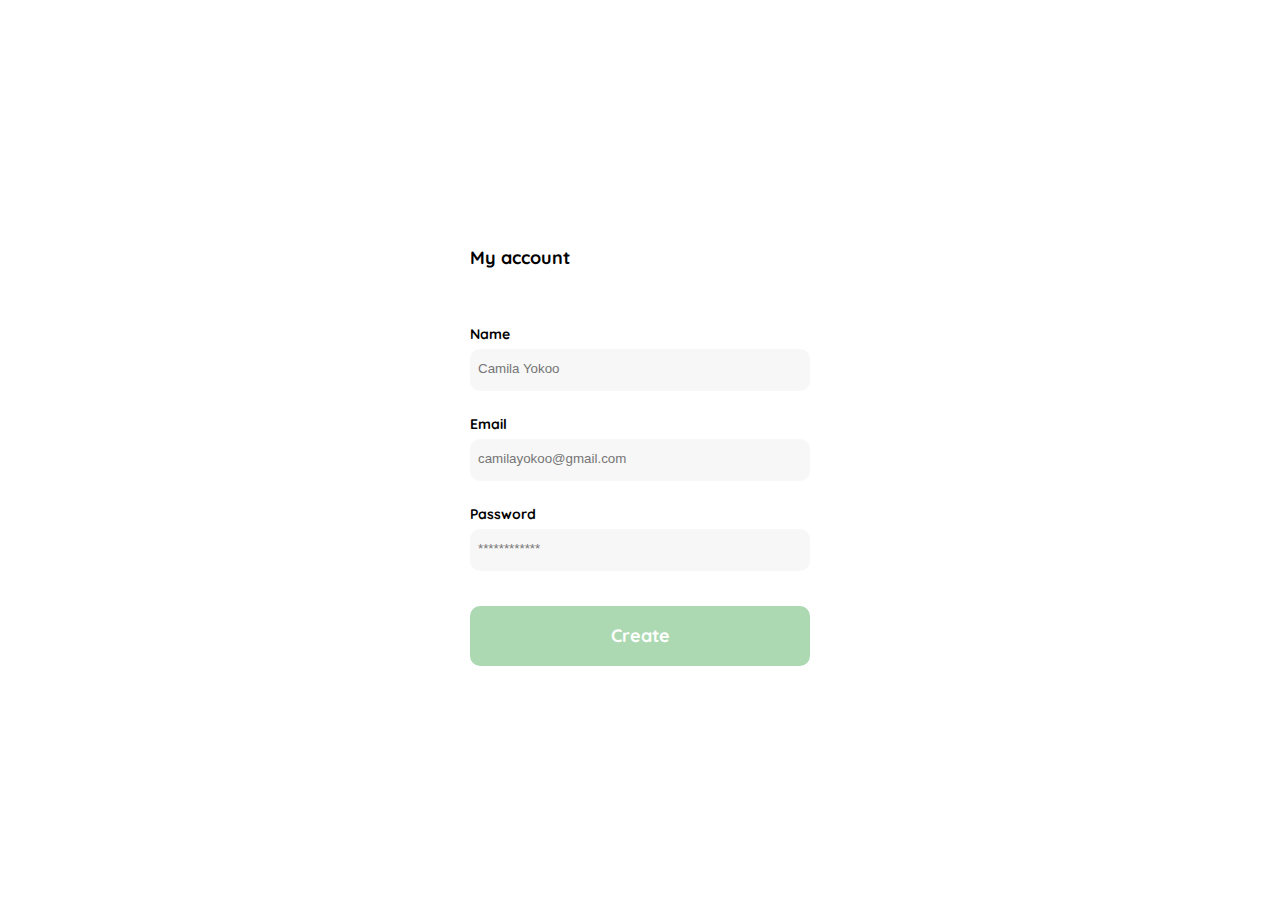
<file: create-account.html>
<!DOCTYPE html>
<html lang="en">
<head>
  <meta charset="UTF-8">
  <meta http-equiv="X-UA-Compatible" content="IE=edge">
  <meta name="viewport" content="width=device-width, initial-scale=1.0">
  <link rel="preconnect" href="https://fonts.googleapis.com">
  <link rel="preconnect" href="https://fonts.gstatic.com" crossorigin>
  <link href="https://fonts.googleapis.com/css2?family=Quicksand:wght@400;500;700&display=swap" rel="stylesheet">
  <title>Yard Sale - Create a new password</title>
  <style>
    :root {
      --very-light-pink: #C7C7C7;
      --text-input-field: #F7F7F7;
      --hospital-green: #ACD9B2;
      --white: #FFF;
      --black: #000;
      --dark: #232830;
      --sm: 14px;
      --md: 16px;
      --lg: 18px;
    }

    body {
      font-family: 'Quicksand', sans-serif;
      margin: 0;
    }

    /*
    *
    * Positioning
    *
    */
    
    .login {
      inline-size: 100%;
      display: flex;
      justify-content: center;
    }

    .login-container,
    .form-container {
      block-size: 100vh;
      display: flex;
      flex-direction: column;
      align-items: center;
    }

    .title {
      align-self: flex-start;
    }

    .form-container form {
      inline-size: 100%;
      flex-grow: 100;
      display: flex;
      flex-direction: column;
      justify-content: space-between;
    }

    .inputs-container  {
      display: flex;
      flex-direction: column;
      gap: 24px;
    }

    .form-input {
      display: flex;
      flex-direction: column;
    }

    /*
    *
    * Box Model
    *
    */

    .login-container {
      inline-size: 100%;
      max-inline-size: 340px;
      padding-inline: 18px;
    }

    .logo {
      inline-size: 150px;
    }

    .form-container {
      inline-size: 100%;
      max-inline-size: 340px;
      margin-block-start: 34px;
    }

    .title,
    .subtitle {
      margin: 0;
    }

    .title {
      margin-block-end: 9px;
    }

    .form {
      margin-block-start: 47px;
    }

    .form-input .label {
      margin-block-end: 6px;
    }


    .form-input input {
      padding-inline: 8px;
      padding-block: 10px 12px;
    }

    .form-input .primary-button {
      block-size: 60px;
      padding-block: 18px;
      margin-block-end: 22px;
    }

    @media (min-width: 768px) {
      .form-container {
        justify-content: center;
      }

      .form-container form {
        flex-grow: unset;
      }

      .primary-button {
        margin-block-start: 35px;
      }
    }

    /*
    *
    * Typography
    *
    */

    .title,
    .subtitle {
      font-size: var(--lg);
    }

    .subtitle {
      color: var(--dark);
      font-weight: 400;
      text-align: center;
    }

    .label {
      font-size: var(--sm);
      font-weight: 700;
    }

    .form-input input {
      line-height: 20px;
    }

    .form-input .primary-button {
      font-family: 'Quicksand', sans-serif;
      font-size: var(--lg);
      font-weight: 700;
      color: var(--white);
    }

    /*
    *
    * Visuals
    *
    */

    .form-input input {
      background-color: var(--text-input-field);
      border: 0;
      border-radius: 10px;
    }

    .form-input input:focus {
      outline: none;
    }

    .form-input .primary-button {
      background-color: var(--hospital-green);
      cursor: pointer;
    }
  </style>
</head>
<body>
  <div class="login">
    <div class="login-container">
      <section class="form-container">
        <h1 class="title">My account</h1>
        <form action="/" class="form">
          <div class="inputs-container">
            <article class="form-input">
              <label for="name" class="label">Name</label>
              <input type="text" name="name" id="name" placeholder="Camila Yokoo">
            </article>
  
            <article class="form-input">
              <label for="email" class="label">Email</label>
              <input type="text" name="email" id="email" placeholder="camilayokoo@gmail.com">
            </article>
  
            <article class="form-input">
              <label for="pass" class="label">Password</label>
              <input type="password" name="pass" id="pass" placeholder="************">
            </article>
          </div>

          <article class="form-input">
            <input type="submit" value="Create" class="primary-button">
          </article>
        </form>
      </section>
    </div>
  </div>
</body>
</html>
</file>
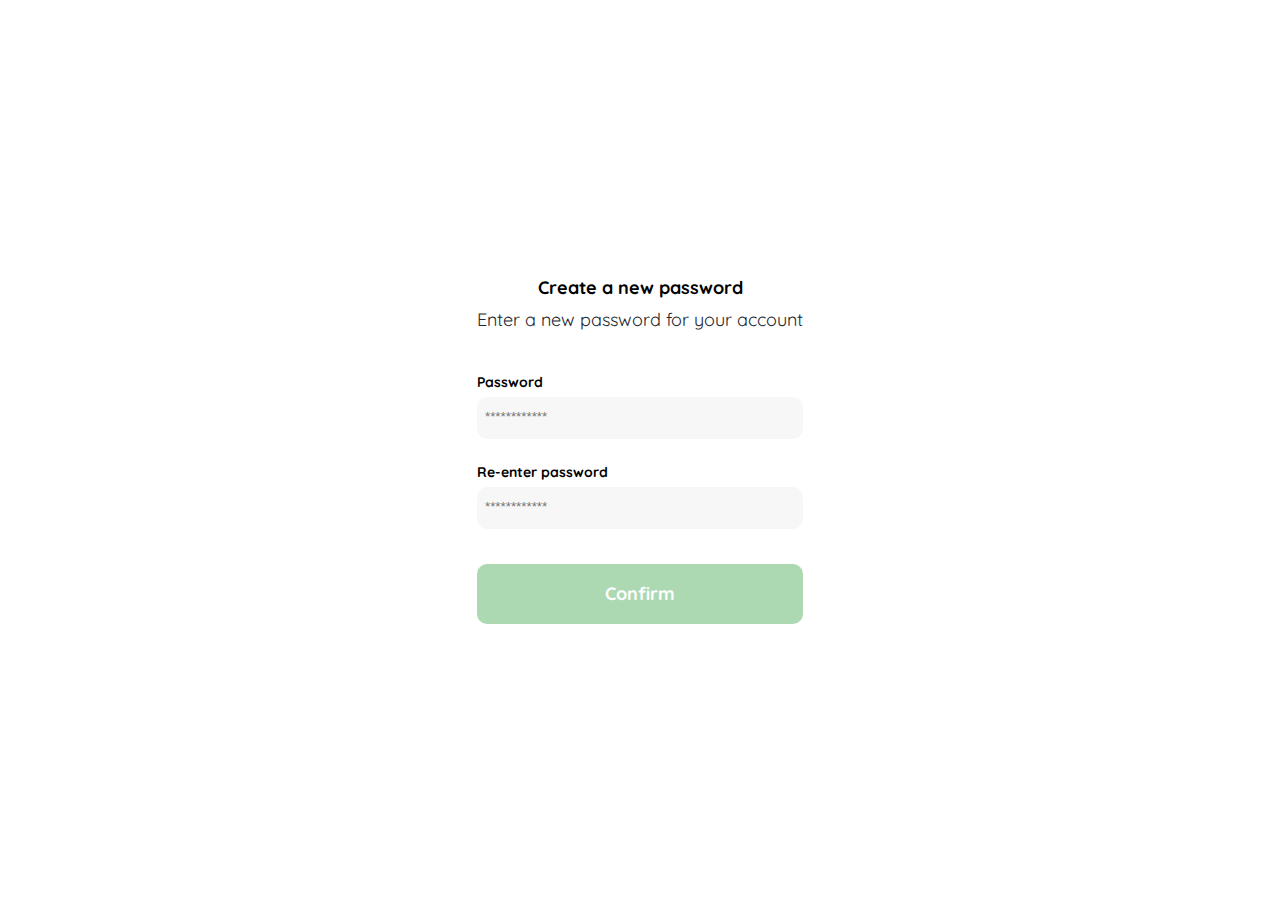
<file: create-password.html>
<!DOCTYPE html>
<html lang="en">
<head>
  <meta charset="UTF-8">
  <meta http-equiv="X-UA-Compatible" content="IE=edge">
  <meta name="viewport" content="width=device-width, initial-scale=1.0">
  <link rel="preconnect" href="https://fonts.googleapis.com">
  <link rel="preconnect" href="https://fonts.gstatic.com" crossorigin>
  <link href="https://fonts.googleapis.com/css2?family=Quicksand:wght@400;500;700&display=swap" rel="stylesheet">
  <title>Yard Sale - Create a new password</title>
  <style>
    :root {
      --very-light-pink: #C7C7C7;
      --text-input-field: #F7F7F7;
      --hospital-green: #ACD9B2;
      --white: #FFF;
      --black: #000;
      --dark: #232830;
      --sm: 14px;
      --md: 16px;
      --lg: 18px;
    }

    body {
      font-family: 'Quicksand', sans-serif;
      margin: 0;
    }

    /*
    *
    * Positioning
    *
    */
    
    .login {
      inline-size: 100%;
      block-size: 100vh;
      display: flex;
      justify-content: center;
      align-items: center;
    }

    .login-container,
    .form-container {
      display: flex;
      flex-direction: column;
      align-items: center;
    }

    .form-container form {
      inline-size: 100%;
    }

    .form-input {
      display: flex;
      flex-direction: column;
    }

    /*
    *
    * Box Model
    *
    */

    .login-container {
      max-inline-size: 340px;
      padding-inline: 18px;
    }

    .logo {
      inline-size: 150px;
    }

    .form-container {
      inline-size: 100%;
      margin-block-start: 74px;
    }

    .title,
    .subtitle {
      margin: 0;
    }

    .title {
      margin-block-end: 9px;
    }

    .form {
      margin-block-start: 42px;
    }

    .form-input .label {
      margin-block-end: 6px;
    }

    .form-input:first-child {
      margin-block-end: 24px;
    }

    .form-input input {
      padding-inline: 8px;
      padding-block: 10px 12px;
    }

    .form-input .primary-button {
      block-size: 60px;
      padding-block: 18px;
      margin-block-start: 35px;
    }

    @media (min-width: 768px) {
      .logo {
        display: none;
      }

      .form-container {
        margin-block-start: 0;
      }
    }

    /*
    *
    * Typography
    *
    */

    .title,
    .subtitle {
      font-size: var(--lg);
    }

    .subtitle {
      color: var(--dark);
      font-weight: 400;
      text-align: center;
    }

    .label {
      font-size: var(--sm);
      font-weight: 700;
    }

    .form-input input {
      line-height: 20px;
    }

    .form-input .primary-button {
      font-family: 'Quicksand', sans-serif;
      font-size: var(--lg);
      font-weight: 700;
      color: var(--white);
    }

    /*
    *
    * Visuals
    *
    */

    .form-input input {
      background-color: var(--text-input-field);
      border: 0;
      border-radius: 10px;
    }

    .form-input input:focus {
      outline: none;
    }

    .form-input .primary-button {
      background-color: var(--hospital-green);
      cursor: pointer;
    }
  </style>
</head>
<body>
  <div class="login">
    <div class="login-container">
      <img src="/logos/logo_yard_sale.svg" alt="Yard Sale logo" class="logo">
      <section class="form-container">
        <h1 class="title">Create a new password</h1>
        <p class="subtitle">Enter a new password for your account</p>
        <form action="/" class="form">
          <article class="form-input">
            <label for="pass" class="label">Password</label>
            <input type="password" name="pass" id="pass" placeholder="************">
          </article>

          <article class="form-input">
            <label for="pass-confirmation" class="label">Re-enter password</label>
            <input type="password" name="pass-confirmation" id="pass-confirmation" placeholder="************">
          </article>

          <article class="form-input">
            <input type="submit" value="Confirm" class="primary-button">
          </article>
        </form>
      </section>
    </div>
  </div>
</body>
</html>
</file>
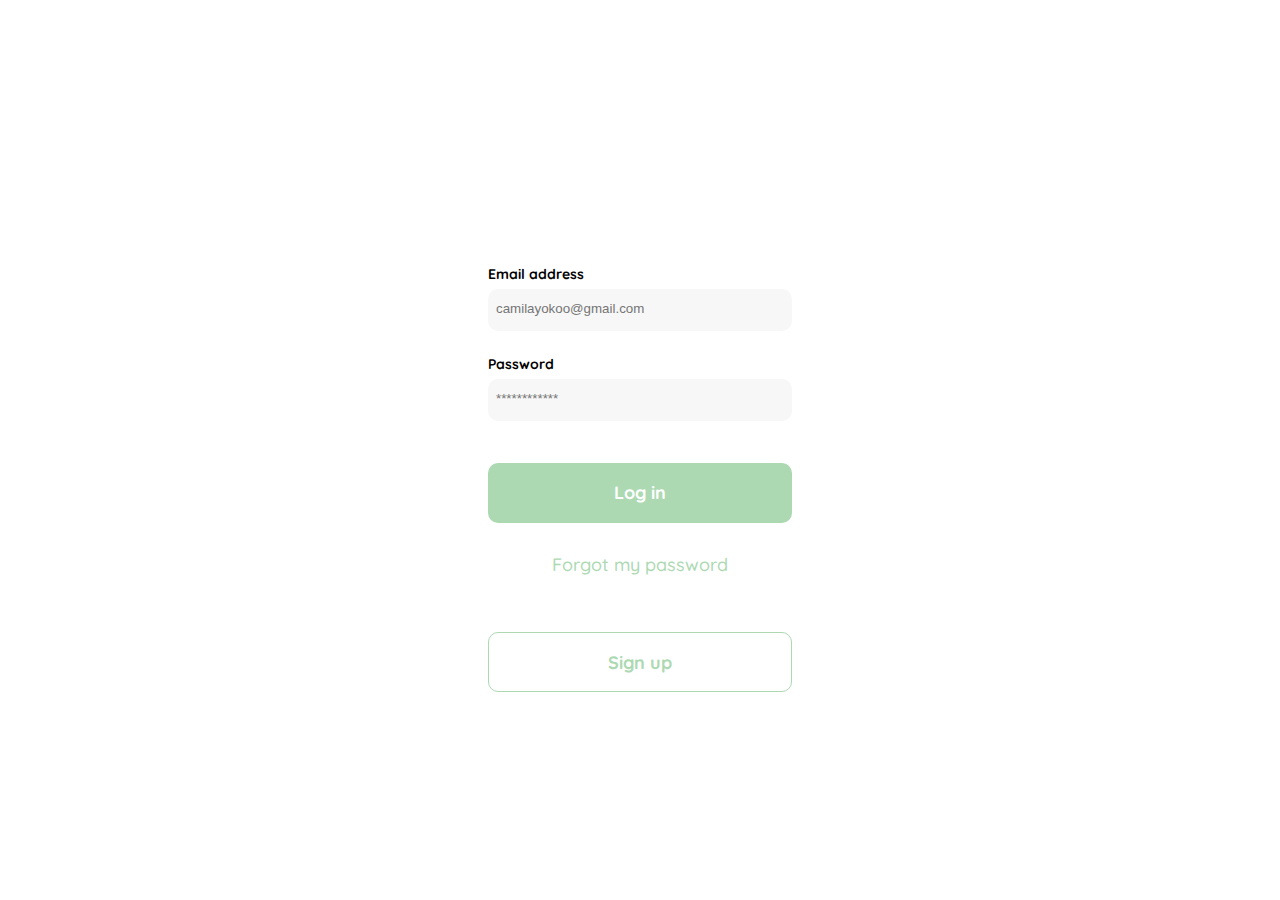
<file: login.html>
<!DOCTYPE html>
<html lang="en">
<head>
  <meta charset="UTF-8">
  <meta http-equiv="X-UA-Compatible" content="IE=edge">
  <meta name="viewport" content="width=device-width, initial-scale=1.0">
  <link rel="preconnect" href="https://fonts.googleapis.com">
  <link rel="preconnect" href="https://fonts.gstatic.com" crossorigin>
  <link href="https://fonts.googleapis.com/css2?family=Quicksand:wght@400;500;700&display=swap" rel="stylesheet">
  <title>Yard Sale - Login</title>
  <style>
    :root {
      --very-light-pink: #C7C7C7;
      --text-input-field: #F7F7F7;
      --hospital-green: #ACD9B2;
      --white: #FFF;
      --black: #000;
      --dark: #232830;
      --sm: 14px;
      --md: 16px;
      --lg: 18px;
    }

    body {
      font-family: 'Quicksand', sans-serif;
      margin: 0;
    }

    /*
    *
    * Positioning
    *
    */
    
    .login {
      inline-size: 100%;
      block-size: 100vh;
      display: flex;
      justify-content: center;
      align-items: center;
    }

    .close-icon {
      align-self: flex-end;
    }

    .login-container,
    .form-container {
      inline-size: 100%;
      block-size: 100vh;
      display: flex;
      flex-direction: column;
      justify-content: center;
      align-items: center;
    }

    .form-container form {
      inline-size: 100%;
    }

    .form-input {
      display: flex;
      flex-direction: column;
    }

    /*
    *
    * Box Model
    *
    */

    .login-container {
      box-sizing: border-box;
      max-inline-size: 340px;
      padding-inline: 18px;
      padding-block: 20px;
    }

    .logo {
      inline-size: 200px;
    }

    .form-container {
      inline-size: 100%;
      margin-block-start: 74px;
    }

    .title,
    .subtitle {
      margin: 0;
    }

    .title {
      margin-block-end: 9px;
    }

    .form {
      margin-block-start: 42px;
    }

    .form-input .label {
      margin-block-end: 6px;
    }

    .form-input:first-child {
      margin-block-end: 24px;
    }

    .form-input input {
      padding-inline: 8px;
      padding-block: 10px 12px;
    }

    .form-input .primary-button {
      block-size: 60px;
      padding-block: 18px;
      margin-block-start: 42px;
    }

    .secondary-button {
      inline-size: 100%;
      block-size: 60px;
      padding-block: 18px;
    }

    .forgot-password {
      margin-block-start: 30px;
    }

    @media (min-width: 768px) {
      .logo,
      .close-icon {
        display: none;
      }

      .form-container {
        max-block-size: 424px;
      }
      
      .form-container,
      .form {
        margin-block-start: 0;
      }
    }

    /*
    *
    * Typography
    *
    */

    .title,
    .subtitle {
      font-size: var(--lg);
    }

    .subtitle {
      color: var(--dark);
      font-weight: 400;
      text-align: center;
    }

    .label {
      font-size: var(--sm);
      font-weight: 700;
    }

    .form-input input {
      line-height: 20px;
    }

    .form-input .primary-button {
      font-family: 'Quicksand', sans-serif;
      font-size: var(--lg);
      font-weight: 700;
      color: var(--white);
    }

    a.forgot-password {
      color: var(--hospital-green);
      font-size: var(--lg);
      font-weight: 500;
      text-decoration: none;
    }

    .secondary-button {
      font-family: 'Quicksand', sans-serif;
      font-size: var(--lg);
      font-weight: 700;
      color: var(--hospital-green)
    }

    /*
    *
    * Visuals
    *
    */

    .close-icon {
      cursor: pointer;
    }

    .form-input input {
      background-color: var(--text-input-field);
      border: 0;
      border-radius: 10px;
    }

    .form-input input:focus {
      outline: none;
    }

    .form-input .primary-button {
      background-color: var(--hospital-green);
      cursor: pointer;
    }

    .secondary-button {
      cursor: pointer;
      border: 1px double var(--hospital-green);
      background-color: var(--white);
      border-radius: 10px;
    }
  </style>
</head>
<body>
  <div class="login">
    <div class="login-container">
      <img src="./icons/icon_close.png" alt="Icon for close action" class="close-icon">
      <section class="form-container">
        <img src="/logos/logo_yard_sale.svg" alt="Yard Sale logo" class="logo">
        <form action="/" class="form">
          <article class="form-input">
            <label for="email-address" class="label">Email address</label>
            <input type="text" name="email-address" id="email-address" placeholder="camilayokoo@gmail.com">
          </article>

          <article class="form-input">
            <label for="pass" class="label">Password</label>
            <input type="password" name="pass" id="pass" placeholder="************">
          </article>

          <article class="form-input">
            <input type="submit" value="Log in" class="primary-button">
          </article>
        </form>

        <a href="/" class="forgot-password">Forgot my password</a>
      </section>

      <button class="secondary-button">Sign up</button>
    </div>
  </div>
</body>
</html>
</file>
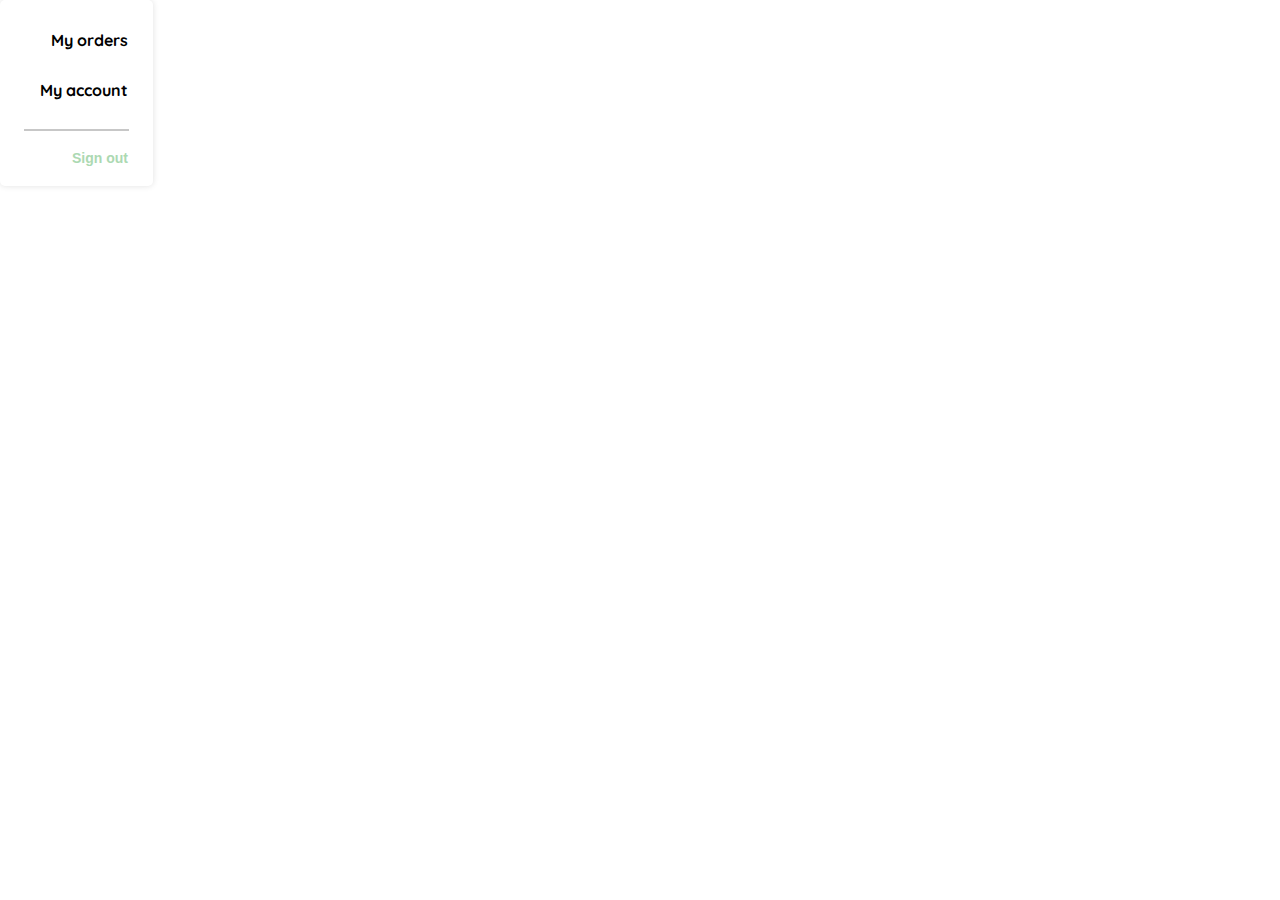
<file: menu-desktop.html>
<!DOCTYPE html>
<html lang="en">
<head>
  <meta charset="UTF-8">
  <meta name="viewport" content="width=device-width, initial-scale=1.0">
  <link rel="preconnect" href="https://fonts.googleapis.com">
  <link rel="preconnect" href="https://fonts.gstatic.com" crossorigin>
  <link href="https://fonts.googleapis.com/css2?family=Quicksand:wght@400;500;700&display=swap" rel="stylesheet">
  <title>Yard Sale - Create a new password</title>
  <style>
    :root {
      --very-light-pink: #C7C7C7;
      --text-input-field: #F7F7F7;
      --hospital-green: #ACD9B2;
      --white: #FFF;
      --black: #000;
      --dark: #232830;
      --sm: 14px;
      --md: 16px;
      --lg: 18px;
    }

    body {
      font-family: 'Quicksand', sans-serif;
      margin: 0;
    }

    ul {
      padding: 0;
      margin: 0;
    }

    li {
      list-style: none;
    }

    li a {
      color: unset;
      text-decoration: none;
    }

    button {
      background-color: unset;
      padding: 0;
      border: 0;
    }

    .menu-container {
      display: flex;
      flex-direction: column;

      box-sizing: border-box;
      inline-size: 153px;
      padding-inline: 25px;
      
      border-radius: 5px;
      box-shadow: 0px 0px 6px rgba(0, 0, 0, 0.119789);
    }

    .line {
      inline-size: 100%;

      outline: 1px var(--very-light-pink) solid;
    }

    ul li {
      margin-block: 30px;

      font-size: var(--md);
      font-weight: 700;
      text-align: right;
    }

    .signout-button {
      margin-block: 20px;

      font-size: var(--sm);
      font-weight: 700;
      color: var(--hospital-green);
      text-align: right;
      cursor: pointer;
    }
  </style>
</head>
<body>
  <div class="menu-container">
    <ul class="account-options">
      <li>
        <a href="">My orders</a>
      </li>
      <li>
        <a href="">My account</a>
      </li>
    </ul>

    <div class="line"></div>

    <button class="signout-button">Sign out</button>
  </div>
</body>
</html>
</file>
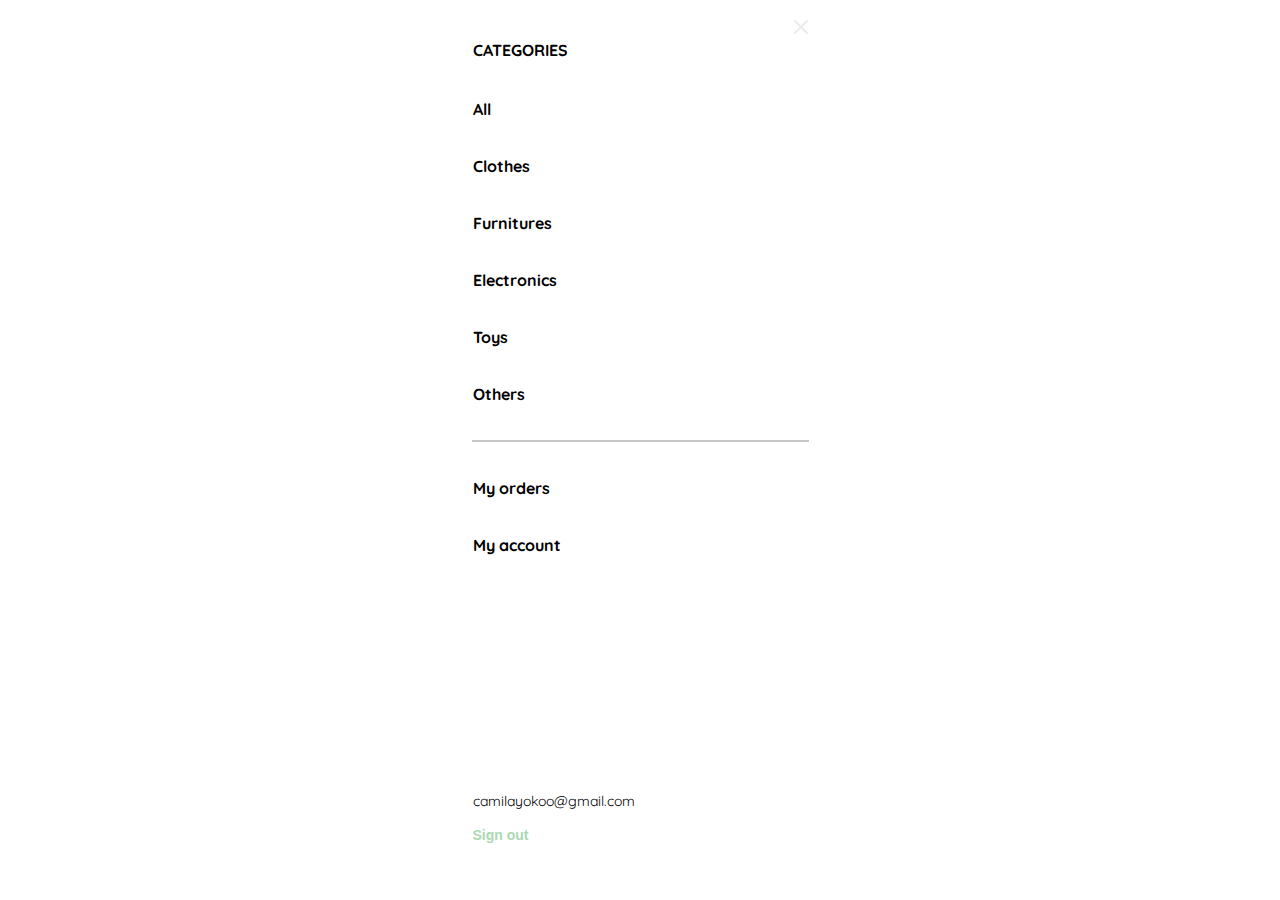
<file: menu-mobile.html>
<!DOCTYPE html>
<html lang="en">
<head>
  <meta charset="UTF-8">
  <meta http-equiv="X-UA-Compatible" content="IE=edge">
  <meta name="viewport" content="width=device-width, initial-scale=1.0">
  <link rel="preconnect" href="https://fonts.googleapis.com">
  <link rel="preconnect" href="https://fonts.gstatic.com" crossorigin>
  <link href="https://fonts.googleapis.com/css2?family=Quicksand:wght@400;500;700&display=swap" rel="stylesheet">
  <title>Yard Sale - Login</title>
  <style>
    :root {
      --very-light-pink: #C7C7C7;
      --text-input-field: #F7F7F7;
      --hospital-green: #ACD9B2;
      --white: #FFF;
      --black: #000;
      --dark: #232830;
      --sm: 14px;
      --md: 16px;
      --lg: 18px;
    }

    body {
      font-family: 'Quicksand', sans-serif;
      margin: 0;
    }

    ul  {
      list-style: none;
      margin: 0;
      padding: 0;
    }

    a {
      text-decoration: none;
      color: unset;
    }

    button {
      background-color: unset;
      border: 0;
      padding: 0;
    }

    /*
    *
    * Positioning
    *
    */
    .menu-mobile {
      display: flex;
      justify-content: center;
      align-items: center;

      inline-size: 100%;
      block-size: 100vh;
    }

    .menu-mobile-container {
      display: flex;
      flex-direction: column;
      justify-content: space-between;

      box-sizing: border-box;
      inline-size: 100%;
      max-inline-size: 375px;
      block-size: 100vh;
      padding-inline: 20px;
      padding-block: 20px 56px;
    }

    .nav-options {
      display: flex;
      justify-content: center;
      align-items: center;
      flex-direction: column;
    }

    .close-icon {
      align-self: flex-end;

      cursor: pointer;
    }

    .categories-options,
    .account-options {
      inline-size: 100%;
    }

    .categories-options h1 {
      margin-block: 6px 39px;

      font-size: var(--md);
      font-weight: 700;
    }

    .categories-options li,
    .account-options li {
      margin-block: 37px;

      font-size: var(--md);
      font-weight: 700;
    }

    .line {
      inline-size: 100%;
      outline: 1px var(--very-light-pink) solid;
    }

    .email {
      font-size: var(--sm);
    }

    .login-info .signout-button {
      font-size: var(--sm);
      color: var(--hospital-green);
      font-weight: 700;

      cursor: pointer;
    }

  </style>
</head>
<body>
  <div class="menu-mobile">
    <div class="menu-mobile-container">
      <div class="nav-options">
        <img src="./icons/icon_close.png" alt="Icon for close action" class="close-icon">
        
        <ul class="categories-options">
          <h1>CATEGORIES</h1>

          <li>
            <a href="">All</a>
          </li>
          <li>
            <a href="">Clothes</a>
          </li>
          <li>
            <a href="">Furnitures</a>
          </li>
          <li>
            <a href="">Electronics</a>
          </li>
          <li>
            <a href="">Toys</a>
          </li>
          <li>
            <a href="">Others</a>
          </li>
        </ul>

        <div class="line"></div>

        <ul class="account-options">
          <li>
            <a href="">My orders</a>
          </li>
          <li>
            <a href="">My account</a>
          </li>
        </ul>
      </div>

      <div class="login-info">
        <p class="email">camilayokoo@gmail.com</p>
        <button class="signout-button">Sign out</button>
      </div>
    </div>
  </div>
</body>
</html>
</file>
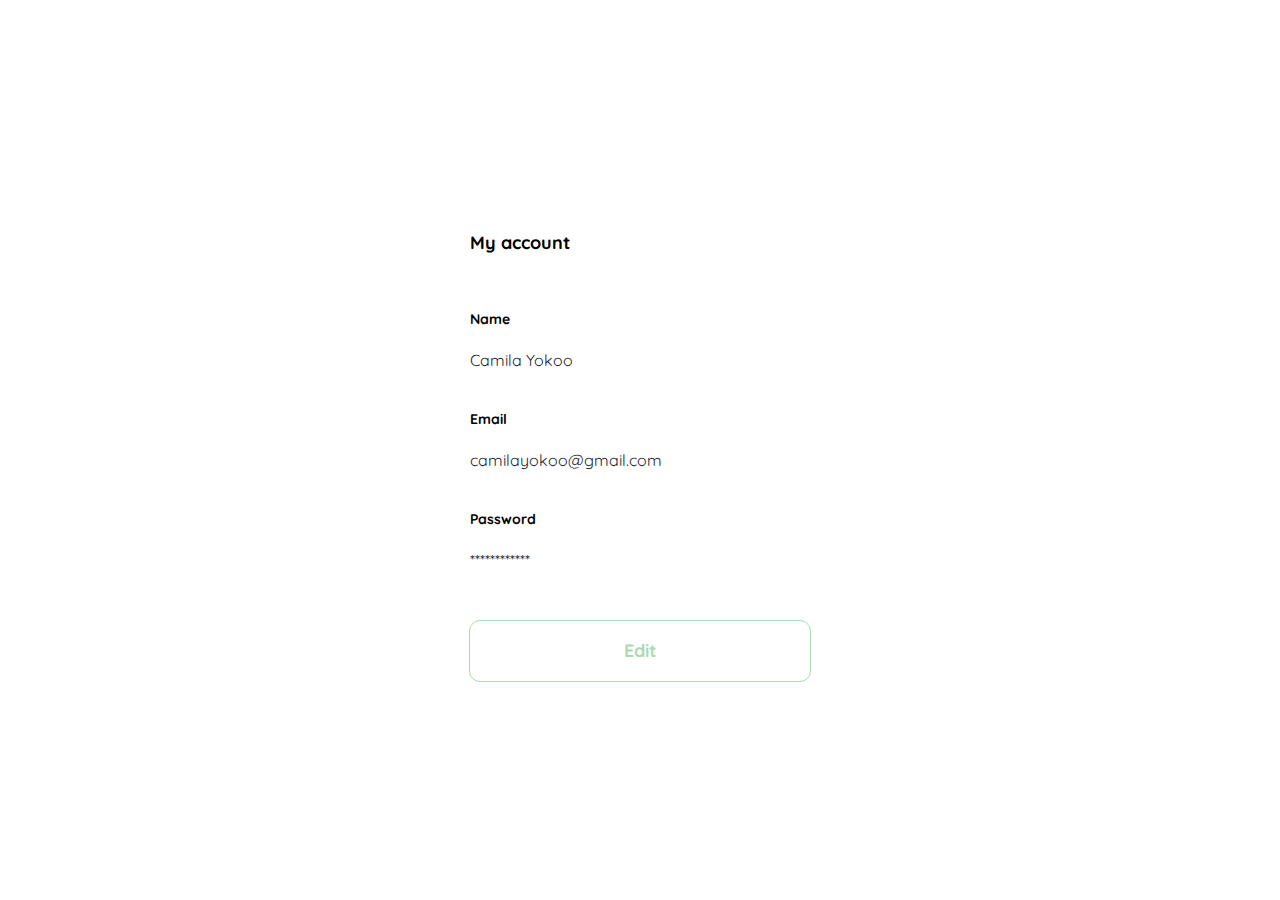
<file: my-account.html>
<!DOCTYPE html>
<html lang="en">
<head>
  <meta charset="UTF-8">
  <meta http-equiv="X-UA-Compatible" content="IE=edge">
  <meta name="viewport" content="width=device-width, initial-scale=1.0">
  <link rel="preconnect" href="https://fonts.googleapis.com">
  <link rel="preconnect" href="https://fonts.gstatic.com" crossorigin>
  <link href="https://fonts.googleapis.com/css2?family=Quicksand:wght@400;500;700&display=swap" rel="stylesheet">
  <title>Yard Sale - Create a new password</title>
  <style>
    :root {
      --very-light-pink: #C7C7C7;
      --text-input-field: #F7F7F7;
      --hospital-green: #ACD9B2;
      --white: #FFF;
      --black: #000;
      --dark: #232830;
      --sm: 14px;
      --md: 16px;
      --lg: 18px;
    }

    body {
      font-family: 'Quicksand', sans-serif;
      margin: 0;
    }

    /*
    *
    * Positioning
    *
    */
    
    .login {
      inline-size: 100%;
      display: flex;
      justify-content: center;
    }

    .login-container,
    .form-container {
      block-size: 100vh;
      display: flex;
      flex-direction: column;
      align-items: center;
    }

    .title {
      align-self: flex-start;
    }

    .form-container form {
      inline-size: 100%;
      flex-grow: 100;
      display: flex;
      flex-direction: column;
      justify-content: space-between;
    }

    .inputs-container  {
      display: flex;
      flex-direction: column;
      gap: 24px;
    }

    .form-input {
      display: flex;
      flex-direction: column;
    }

    /*
    *
    * Box Model
    *
    */

    .login-container {
      inline-size: 100%;
      max-inline-size: 340px;
      padding-inline: 18px;
    }

    .logo {
      inline-size: 150px;
    }

    .form-container {
      inline-size: 100%;
      max-inline-size: 340px;
      margin-block-start: 34px;
    }

    .title,
    .subtitle {
      margin: 0;
    }

    .title {
      margin-block-end: 9px;
    }

    .form {
      margin-block-start: 47px;
    }

    .form-input .label {
      margin-block-end: 6px;
    }


    .form-input input {
      padding-inline: 8px;
      padding-block: 10px 12px;
    }

    .form-input .secondary-button {
      block-size: 60px;
      padding-block: 18px;
      margin-block-end: 22px;
    }

    @media (min-width: 768px) {
      .form-container {
        justify-content: center;
      }

      .form-container form {
        flex-grow: unset;
      }

      .secondary-button {
        margin-block-start: 35px;
      }
    }

    /*
    *
    * Typography
    *
    */

    .title,
    .subtitle {
      font-size: var(--lg);
    }

    .subtitle {
      color: var(--dark);
      font-weight: 400;
      text-align: center;
    }

    .label {
      font-size: var(--sm);
      font-weight: 700;
    }

    .value {
      font-size: var(--md);
      color: var(--dark);
      font-weight: 400;
      line-height: 20px;
    }

    .form-input input {
      line-height: 20px;
    }

    .form-input .secondary-button {
      font-family: 'Quicksand', sans-serif;
      font-size: var(--lg);
      font-weight: 700;
      color: var(--hospital-green);
    }

    /*
    *
    * Visuals
    *
    */

    .form-input input {
      background-color: var(--text-input-field);
      border: 0;
      border-radius: 10px;
    }

    .form-input input:focus {
      outline: none;
    }

    .form-input .secondary-button {
      background-color: var(--white);
      outline: 1px solid var(--hospital-green);
      cursor: pointer;
    }
  </style>
</head>
<body>
  <div class="login">
    <div class="login-container">
      <section class="form-container">
        <h1 class="title">My account</h1>
        <form action="/" class="form">
          <div class="inputs-container">
            <article class="form-input">
              <label for="name" class="label">Name</label>
              <p class="value">Camila Yokoo</p>
            </article>
  
            <article class="form-input">
              <label for="email" class="label">Email</label>
              <p class="value">camilayokoo@gmail.com</p>
            </article>
  
            <article class="form-input">
              <label for="pass" class="label">Password</label>
              <p class="value">************</p>
            </article>
          </div>

          <article class="form-input">
            <input type="submit" value="Edit" class="secondary-button">
          </article>
        </form>
      </section>
    </div>
  </div>
</body>
</html>
</file>
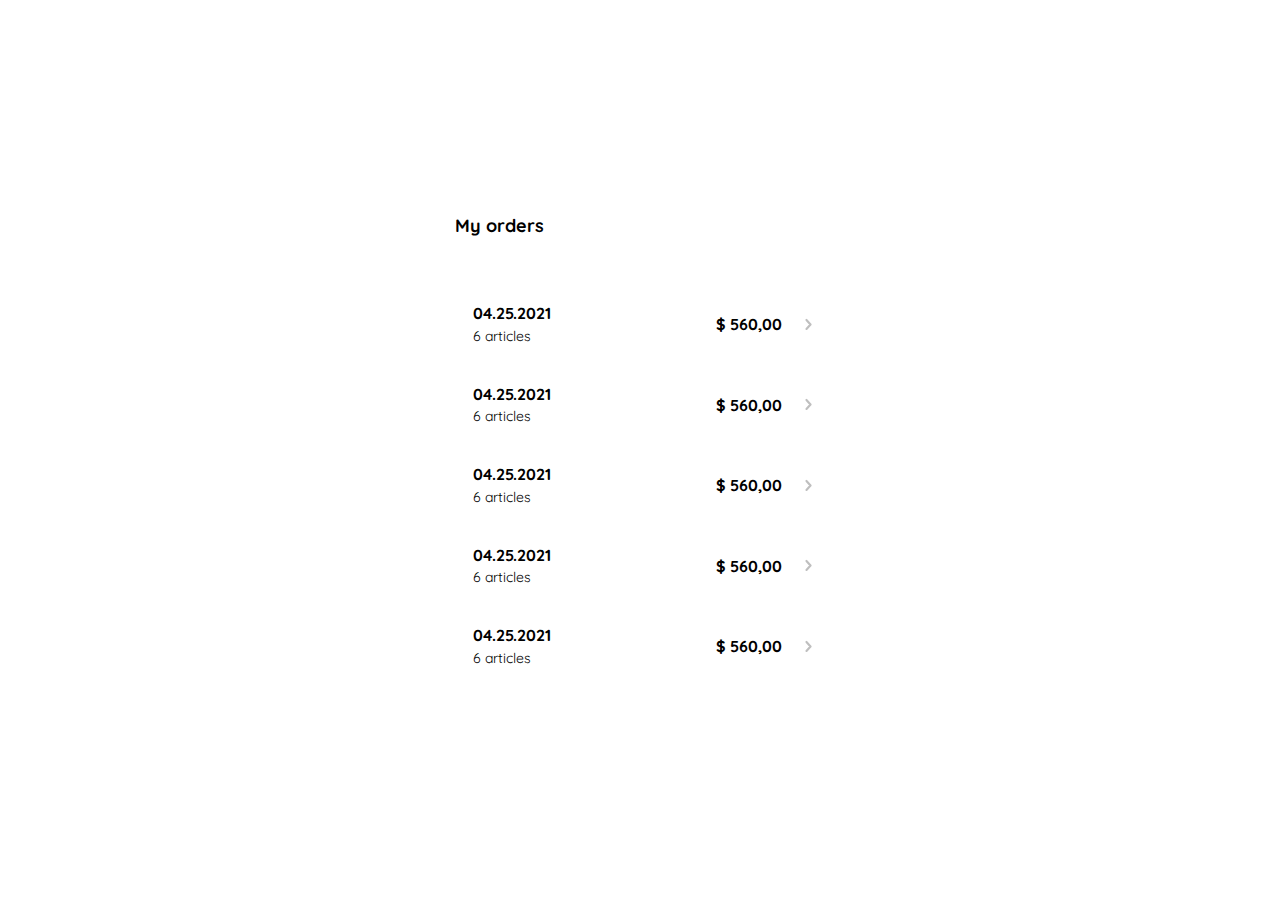
<file: my-orders.html>
<!DOCTYPE html>
<html lang="en">
<head>
  <meta charset="UTF-8">
  <meta name="viewport" content="width=device-width, initial-scale=1.0">
  <link href="https://fonts.googleapis.com/css2?family=Quicksand:wght@400;500;700&display=swap" rel="stylesheet">
  <title>Yard Sale - My Order</title>
  <style>
    :root {
      --very-light-pink: #C7C7C7;
      --text-input-field: #F7F7F7;
      --hospital-green: #ACD9B2;
      --white: #FFF;
      --black: #000;
      --dark: #232830;
      --sm: 14px;
      --md: 16px;
      --lg: 18px;
    }

    body {
      font-family: 'Quicksand', sans-serif;
      margin: 0;
    }

    ul {
      padding: 0;
    }

    li {
      list-style: none;
      padding: 0;
    }

    .my-orders {
      display: flex;
      justify-content: center;
      align-items: center;
      flex-direction: column;

      inline-size: 100%;
    }

    .my-orders-container {
      box-sizing: border-box;
      inline-size: 100%;
      max-inline-size: 400px;
      padding-inline: 15px;
      padding-block: 17px;
    }

    .title {
      display: none;

      margin-block: 0 47px;

      font-size: var(--lg);
    }

    .my-order {
      display: flex;
      justify-content: space-between;
      align-items: center;

      padding-inline: 18px 13px;
      padding-block: 16px;
    }

    .my-order p {
      margin-block: 3.5px;
    }

    .my-order .date,
    .my-order .total-mount {
      font-size: var(--md);
      font-weight: 700;
    }

    .my-order .total-articles {
      font-size: var(--sm);
    }

    .mount-cta-order {
      display: flex;
      gap: 23px;
    }

    @media (min-width: 426px) {
      .title {
        display: block;
      }

      .my-orders {
        block-size: 100vh;
      }
    }
  </style>
</head>
<body>
  <div class="my-orders">
    <div class="my-orders-container">
      <h1 class="title">My orders</h1>
      <li class="my-order">
        <div class="date-articles-info">
          <p class="date">04.25.2021</p>
          <p class="total-articles">6 articles</p>
        </div>

        <div class="mount-cta-order">
          <p class="total-mount">$ 560,00</p>
          <img src="./icons/flechita.svg" alt="arrow">
        </div>
      </li>

      <li class="my-order">
        <div class="date-articles-info">
          <p class="date">04.25.2021</p>
          <p class="total-articles">6 articles</p>
        </div>

        <div class="mount-cta-order">
          <p class="total-mount">$ 560,00</p>
          <img src="./icons/flechita.svg" alt="arrow">
        </div>
      </li>

      <li class="my-order">
        <div class="date-articles-info">
          <p class="date">04.25.2021</p>
          <p class="total-articles">6 articles</p>
        </div>

        <div class="mount-cta-order">
          <p class="total-mount">$ 560,00</p>
          <img src="./icons/flechita.svg" alt="arrow">
        </div>
      </li>

      <li class="my-order">
        <div class="date-articles-info">
          <p class="date">04.25.2021</p>
          <p class="total-articles">6 articles</p>
        </div>

        <div class="mount-cta-order">
          <p class="total-mount">$ 560,00</p>
          <img src="./icons/flechita.svg" alt="arrow">
        </div>
      </li>

      <li class="my-order">
        <div class="date-articles-info">
          <p class="date">04.25.2021</p>
          <p class="total-articles">6 articles</p>
        </div>

        <div class="mount-cta-order">
          <p class="total-mount">$ 560,00</p>
          <img src="./icons/flechita.svg" alt="arrow">
        </div>
      </li>
    </div>
  </div>
</body>
</html>
</file>
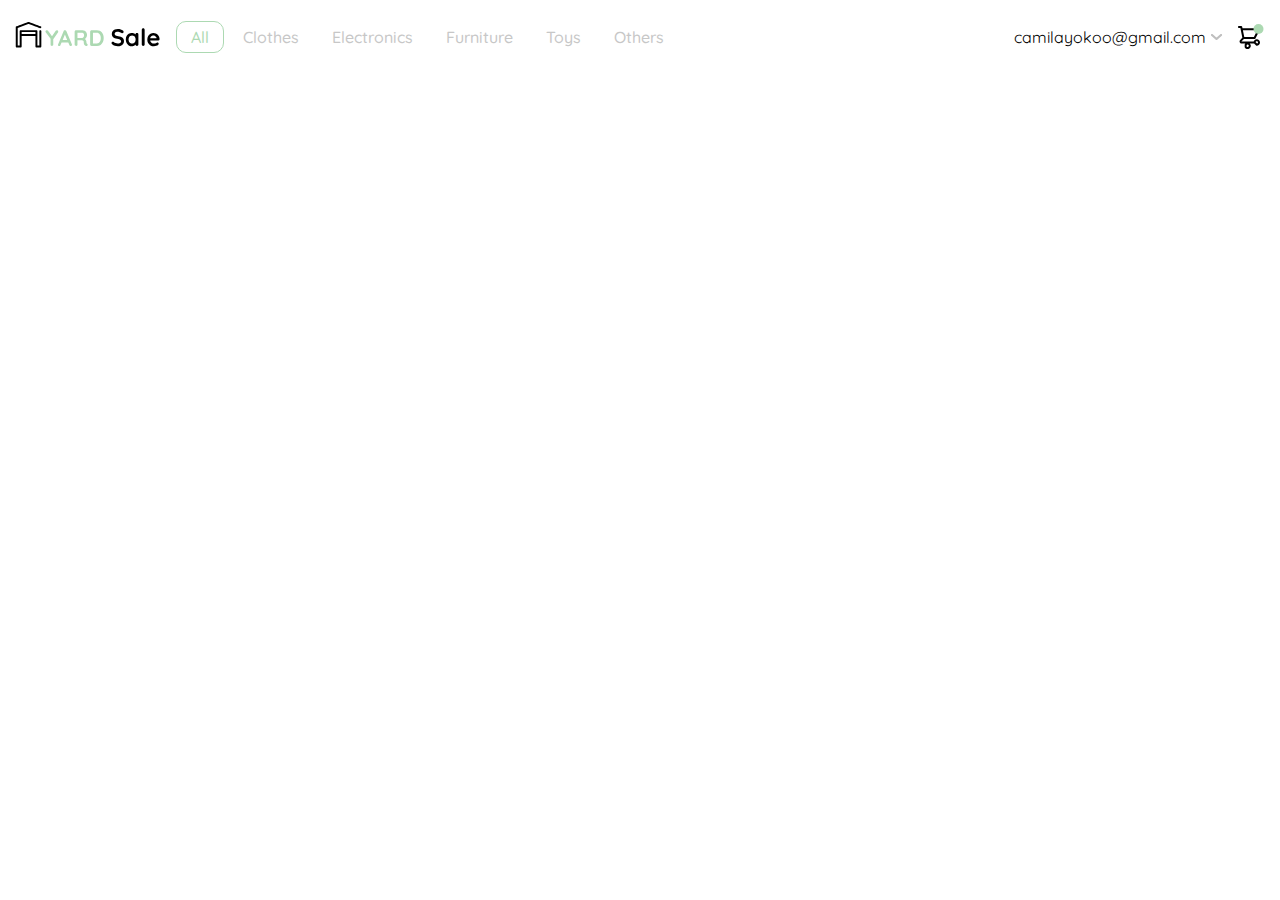
<file: navbar.html>
<!DOCTYPE html>
<html lang="en">
<head>
  <meta charset="UTF-8">
  <meta name="viewport" content="width=device-width, initial-scale=1.0">
  <link href="https://fonts.googleapis.com/css2?family=Quicksand:wght@400;500;700&display=swap" rel="stylesheet">
  <title>Yard Sale</title>
  <style>
      :root {
        --very-light-pink: #C7C7C7;
        --text-input-field: #F7F7F7;
        --hospital-green: #ACD9B2;
        --white: #FFF;
        --black: #000;
        --dark: #232830;
        --sm: 14px;
        --md: 16px;
        --lg: 18px;
      }
  
      body {
        font-family: 'Quicksand', sans-serif;
        margin: 0;
      }

      ul {
        padding: 0;
        margin: 0;
      }

      li {
        list-style: none;
        padding: 0;
      }

      a {
        color: unset;
        text-decoration: none;
      }

      .navbar-options,
      .my-account {
        display: none;
      }

      .navbar {
        inline-size: 100%;
      }

      .navbar-container {
        display: flex;
        justify-content: space-between;
        align-items: center;

        block-size: 46px;
        padding-inline: 15px;
        padding-block: 10px;
      }

      @media (min-width: 768px) {
        .hamburguer-menu {
          display: none;
        }

        .navbar-container {
          block-size: 54px;
        }

        .navbar-left,
        .navbar-right {
          display: flex;
          align-items: center;
          gap: 15px;
        }

        .logo {
          block-size: 30px;
        }

        .navbar-options {
          display: flex;
          align-items: center;
          gap: 5px;
        }

        .navbar-option {
          padding-inline: 14px;
          padding-block: 5px;

          color: var(--very-light-pink);
          font-weight: 500;
          font-size: var(--md);
        }

        .navbar-option.selected,
        .navbar-option:hover {
          color: var(--hospital-green);
          border: 1px var(--hospital-green) solid;
          border-radius: 10px;
        }

        .my-account {
          display: flex;
          align-items: center;
          gap: 7.5px;
        }

        .my-account p {
          margin: 0;
        }

        .my-account .arrow-icon {
          rotate: 90deg;
        }
      }
  </style>
</head>
<body>
  <nav class="navbar">
    <div class="navbar-container">
      <img src="/icons/icon_menu.svg" alt="Hamburguer Menu" class="hamburguer-menu">
      <div class="navbar-left">
        <img src="/logos/logo_yard_sale.svg" alt="Yard Sale logo" class="logo">

        <ul class="navbar-options">
          <li class="navbar-option selected">
            <a href="#">All</a>
          </li>
          <li class="navbar-option">
            <a href="#">Clothes</a>
          </li>
          <li class="navbar-option">
            <a href="#">Electronics</a>
          </li>
          <li class="navbar-option">
            <a href="#">Furniture</a>
          </li>
          <li class="navbar-option">
            <a href="#">Toys</a>
          </li>
          <li class="navbar-option">
            <a href="#">Others</a>
          </li>
        </ul>
      </div>

      <div class="navbar-right">
        <div class="my-account">
          <p class="email">camilayokoo@gmail.com</p>
          <img src="/icons/flechita.svg" class="arrow-icon" alt="Arrow icon">
        </div>
  
        <!-- <img src="./icons/icon_shopping_cart.svg" alt="" class="my-order"> -->
        <img src="./icons/icon_shopping_cart_notification.svg" alt="">
      </div>
    </div>
  </nav>
</body>
</html>
</file>
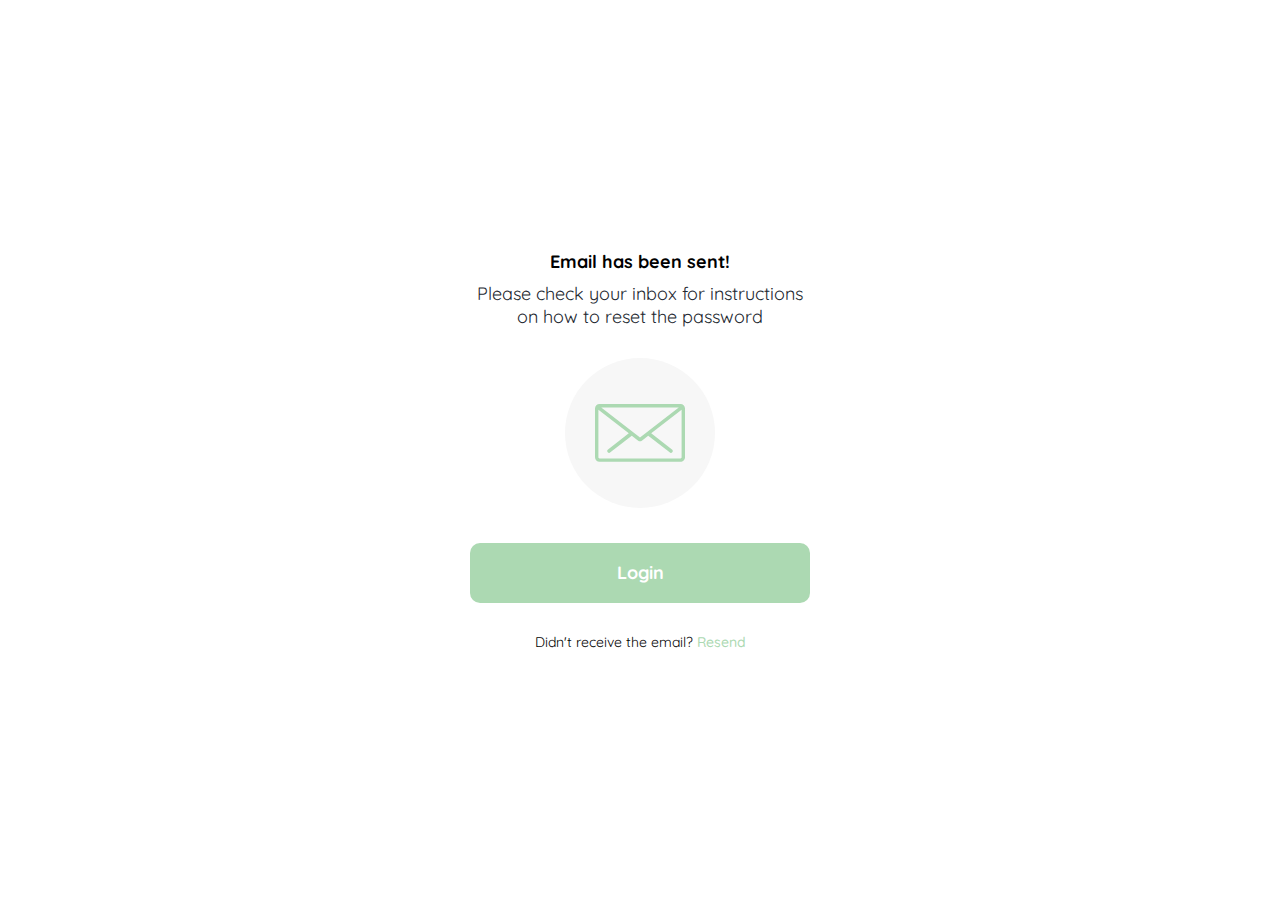
<file: sent-email-message.html>
<!DOCTYPE html>
<html lang="en">
<head>
  <meta charset="UTF-8">
  <meta http-equiv="X-UA-Compatible" content="IE=edge">
  <meta name="viewport" content="width=device-width, initial-scale=1.0">
  <link rel="preconnect" href="https://fonts.googleapis.com">
  <link rel="preconnect" href="https://fonts.gstatic.com" crossorigin>
  <link href="https://fonts.googleapis.com/css2?family=Quicksand:wght@400;500;700&display=swap" rel="stylesheet">
  <title>Yard Sale - Password Recovery</title>
  <style>
    :root {
      --very-light-pink: #C7C7C7;
      --text-input-field: #F7F7F7;
      --hospital-green: #ACD9B2;
      --white: #FFF;
      --black: #000;
      --dark: #232830;
      --sm: 14px;
      --md: 16px;
      --lg: 18px;
    }

    body {
      font-family: 'Quicksand', sans-serif;
      margin: 0;
    }

    /*
    *
    * Positioning
    *
    */
    
    .login {
      inline-size: 100%;
      block-size: 100vh;
      display: flex;
      justify-content: center;
      align-items: center;
    }

    .login-container,
    .message-container {
      display: flex;
      flex-direction: column;
      align-items: center;
    }

    .email-icon-container {
      display: flex;
      align-items: center;
      justify-content: center;
    }

    .message-container {
      inline-size: 100%;
    }

    /*
    *
    * Box Model
    *
    */

    .login-container {
      max-inline-size: 340px;
      padding-inline: 18px;
    }

    .logo {
      inline-size: 150px;
    }

    .message-container {
      inline-size: 100%;
      margin-block-start: 74px;
    }

    .title,
    .subtitle {
      margin: 0;
    }

    .title {
      margin-block-end: 9px;
    }

    .email-icon-container {
      margin-block-start: 30px;
    }

    .primary-button {
      inline-size: 100%;
      block-size: 60px;
      padding-block: 18px;
      margin-block-start: 35px;
    }

    .resend-pass {
      margin-block: 30px 0;
    }

    .resend-pass a {
      font-weight: 500;
    }

    @media (min-width: 768px) {
      .logo {
        display: none;
      }

      .message-container {
        margin-block-start: 0;
      }
    }

    /*
    *
    * Typography
    *
    */

    .title,
    .subtitle {
      font-size: var(--lg);
    }

    .subtitle {
      color: var(--dark);
      font-weight: 400;
      text-align: center;
    }

    .primary-button {
      font-family: 'Quicksand', sans-serif;
      font-size: var(--lg);
      font-weight: 700;
      color: var(--white);
    }

    .resend-pass {
      font-size: var(--sm);
    }

    /*
    *
    * Visuals
    *
    */

    .email-icon-container {
      inline-size: 150px;
      block-size: 150px;
      background-color: var(--text-input-field);
      border-radius: 50%;
    }

    .primary-button {
      border: 0;
      background-color: var(--hospital-green);
      cursor: pointer;
      border-radius: 10px;
    }

    .resend-pass a {
      text-decoration: none;
      color: var(--hospital-green);
    }
  </style>
</head>
<body>
  <div class="login">
    <div class="login-container">
      <img src="/logos/logo_yard_sale.svg" alt="Yard Sale logo" class="logo">
      <section class="message-container">
        <h1 class="title">Email has been sent!</h1>
        <p class="subtitle">Please check your inbox for instructions on how to reset the password</p>

        <div class="email-icon-container">
          <img src="/icons/email.svg" alt="Email icon" class="email-icon">
        </div>

        <button class="primary-button">Login</button>

        <p class="resend-pass">Didn't receive the email? <a href="/">Resend</a></p>
      </section>
    </div>
  </div>
</body>
</html>
</file>
